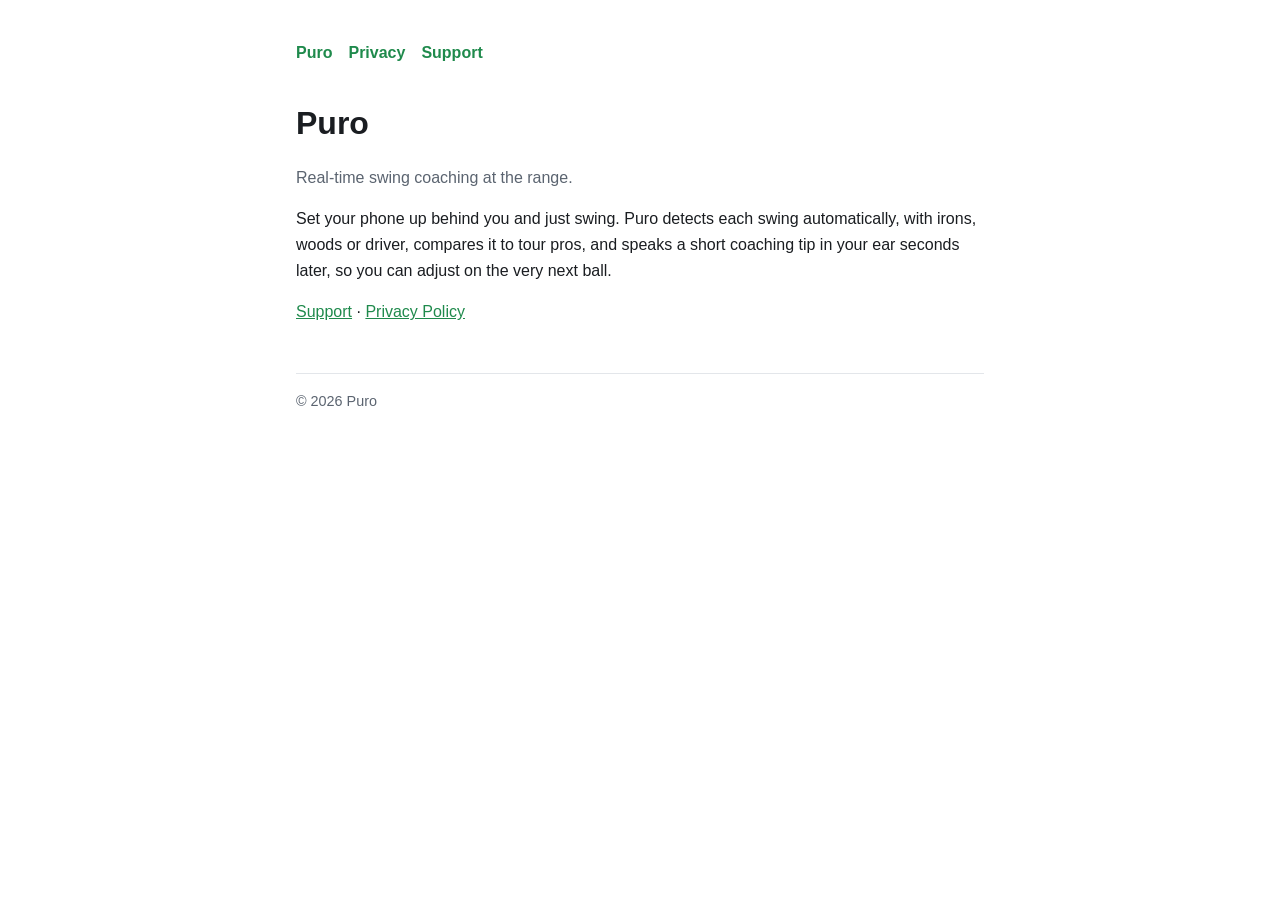
<file: index.html>
<!doctype html><html lang="en"><head><meta charset="utf-8"><meta name="viewport" content="width=device-width,initial-scale=1">
<title>Puro Golf Coach</title><link rel="stylesheet" href="style.css"></head><body><main>
<nav><a href="index.html">Puro</a><a href="privacy.html">Privacy</a><a href="support.html">Support</a></nav>
<h1>Puro</h1>
<p class="muted">Real-time swing coaching at the range.</p>
<p>Set your phone up behind you and just swing. Puro detects each swing automatically, with irons, woods or driver, compares it to tour pros, and speaks a short coaching tip in your ear seconds later, so you can adjust on the very next ball.</p>
<p><a href="support.html">Support</a> · <a href="privacy.html">Privacy Policy</a></p>
<footer>© 2026 Puro</footer>
</main></body></html>
</file>
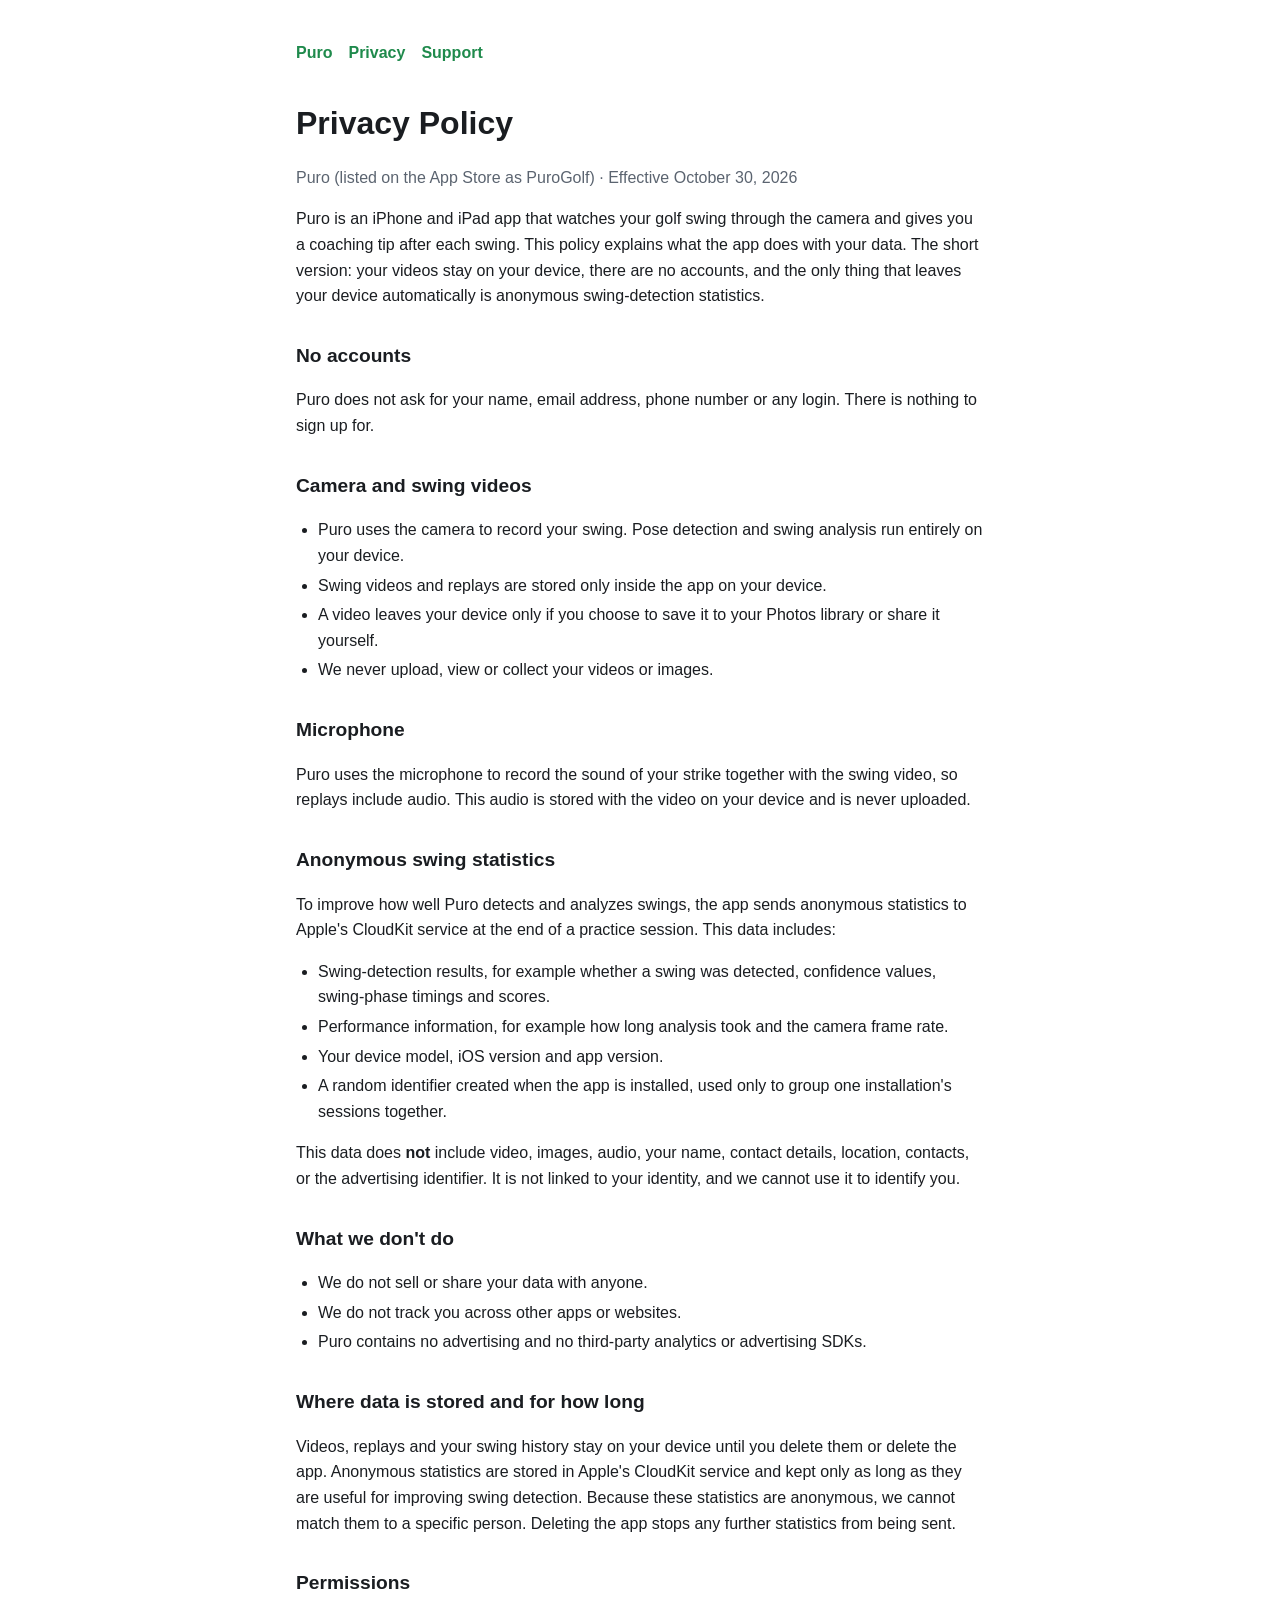
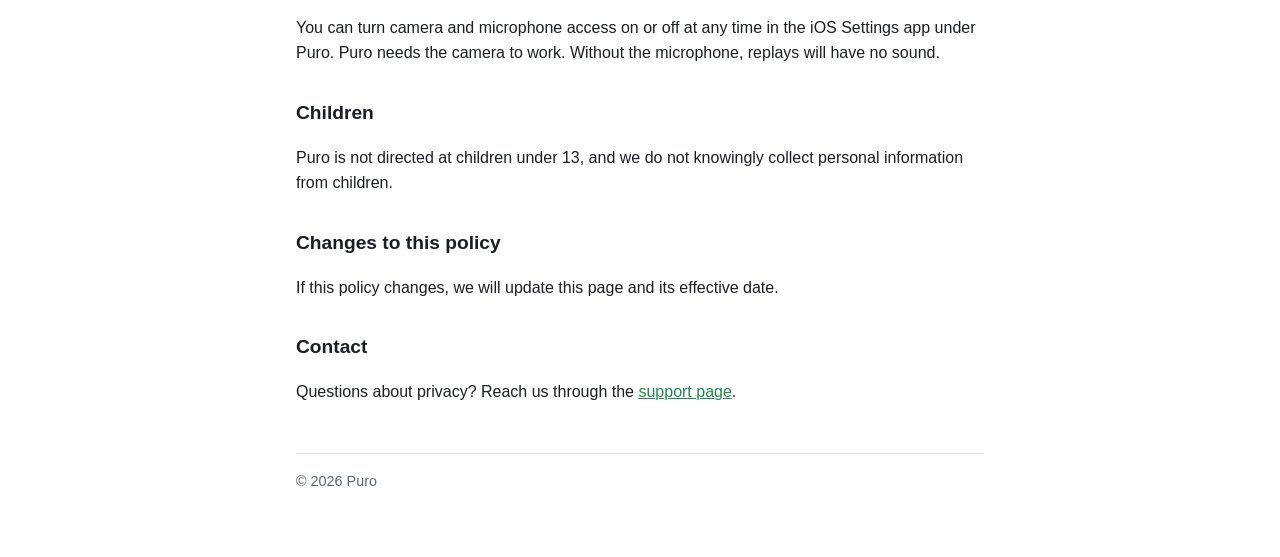
<file: privacy.html>
<!doctype html><html lang="en"><head><meta charset="utf-8"><meta name="viewport" content="width=device-width,initial-scale=1">
<title>Puro Privacy Policy</title><link rel="stylesheet" href="style.css"></head><body><main>
<nav><a href="index.html">Puro</a><a href="privacy.html">Privacy</a><a href="support.html">Support</a></nav>
<h1>Privacy Policy</h1>
<p class="muted">Puro (listed on the App Store as PuroGolf) · Effective October 30, 2026</p>

<p>Puro is an iPhone and iPad app that watches your golf swing through the camera and gives you a coaching tip after each swing. This policy explains what the app does with your data. The short version: your videos stay on your device, there are no accounts, and the only thing that leaves your device automatically is anonymous swing-detection statistics.</p>

<h2>No accounts</h2>
<p>Puro does not ask for your name, email address, phone number or any login. There is nothing to sign up for.</p>

<h2>Camera and swing videos</h2>
<ul>
<li>Puro uses the camera to record your swing. Pose detection and swing analysis run entirely on your device.</li>
<li>Swing videos and replays are stored only inside the app on your device.</li>
<li>A video leaves your device only if you choose to save it to your Photos library or share it yourself.</li>
<li>We never upload, view or collect your videos or images.</li>
</ul>

<h2>Microphone</h2>
<p>Puro uses the microphone to record the sound of your strike together with the swing video, so replays include audio. This audio is stored with the video on your device and is never uploaded.</p>

<h2>Anonymous swing statistics</h2>
<p>To improve how well Puro detects and analyzes swings, the app sends anonymous statistics to Apple's CloudKit service at the end of a practice session. This data includes:</p>
<ul>
<li>Swing-detection results, for example whether a swing was detected, confidence values, swing-phase timings and scores.</li>
<li>Performance information, for example how long analysis took and the camera frame rate.</li>
<li>Your device model, iOS version and app version.</li>
<li>A random identifier created when the app is installed, used only to group one installation's sessions together.</li>
</ul>
<p>This data does <strong>not</strong> include video, images, audio, your name, contact details, location, contacts, or the advertising identifier. It is not linked to your identity, and we cannot use it to identify you.</p>

<h2>What we don't do</h2>
<ul>
<li>We do not sell or share your data with anyone.</li>
<li>We do not track you across other apps or websites.</li>
<li>Puro contains no advertising and no third-party analytics or advertising SDKs.</li>
</ul>

<h2>Where data is stored and for how long</h2>
<p>Videos, replays and your swing history stay on your device until you delete them or delete the app. Anonymous statistics are stored in Apple's CloudKit service and kept only as long as they are useful for improving swing detection. Because these statistics are anonymous, we cannot match them to a specific person. Deleting the app stops any further statistics from being sent.</p>

<h2>Permissions</h2>
<p>You can turn camera and microphone access on or off at any time in the iOS Settings app under Puro. Puro needs the camera to work. Without the microphone, replays will have no sound.</p>

<h2>Children</h2>
<p>Puro is not directed at children under 13, and we do not knowingly collect personal information from children.</p>

<h2>Changes to this policy</h2>
<p>If this policy changes, we will update this page and its effective date.</p>

<h2>Contact</h2>
<p>Questions about privacy? Reach us through the <a href="support.html">support page</a>.</p>

<footer>© 2026 Puro</footer>
</main></body></html>
</file>
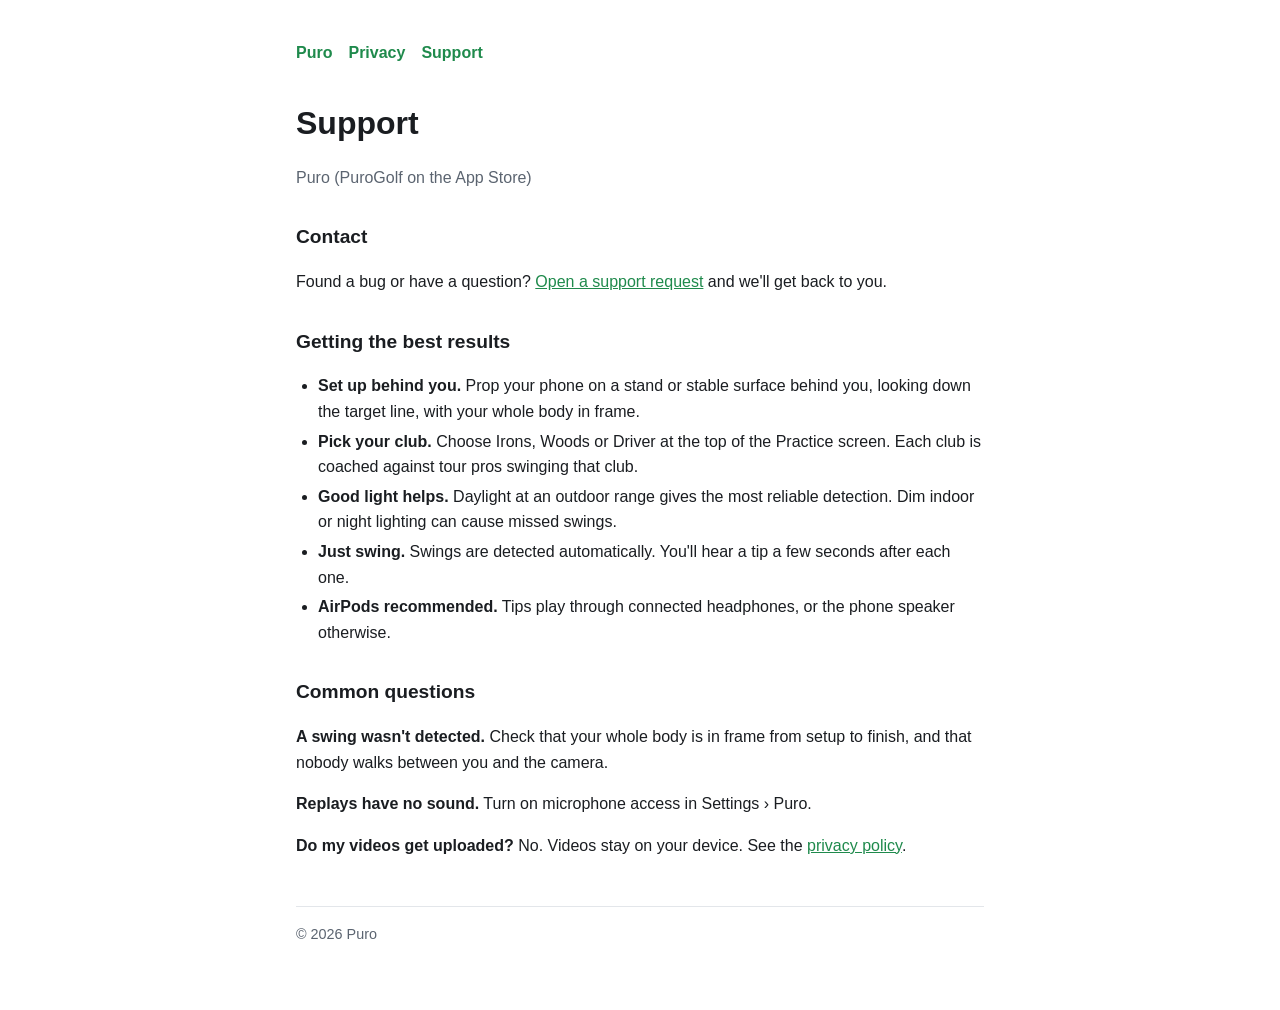
<file: support.html>
<!doctype html><html lang="en"><head><meta charset="utf-8"><meta name="viewport" content="width=device-width,initial-scale=1">
<title>Puro Support</title><link rel="stylesheet" href="style.css"></head><body><main>
<nav><a href="index.html">Puro</a><a href="privacy.html">Privacy</a><a href="support.html">Support</a></nav>
<h1>Support</h1>
<p class="muted">Puro (PuroGolf on the App Store)</p>

<h2>Contact</h2>
<p>Found a bug or have a question? <a href="https://github.com/alfredmchen/purogolf-site/issues/new">Open a support request</a> and we'll get back to you.</p>

<h2>Getting the best results</h2>
<ul>
<li><strong>Set up behind you.</strong> Prop your phone on a stand or stable surface behind you, looking down the target line, with your whole body in frame.</li>
<li><strong>Pick your club.</strong> Choose Irons, Woods or Driver at the top of the Practice screen. Each club is coached against tour pros swinging that club.</li>
<li><strong>Good light helps.</strong> Daylight at an outdoor range gives the most reliable detection. Dim indoor or night lighting can cause missed swings.</li>
<li><strong>Just swing.</strong> Swings are detected automatically. You'll hear a tip a few seconds after each one.</li>
<li><strong>AirPods recommended.</strong> Tips play through connected headphones, or the phone speaker otherwise.</li>
</ul>

<h2>Common questions</h2>
<p><strong>A swing wasn't detected.</strong> Check that your whole body is in frame from setup to finish, and that nobody walks between you and the camera.</p>
<p><strong>Replays have no sound.</strong> Turn on microphone access in Settings › Puro.</p>
<p><strong>Do my videos get uploaded?</strong> No. Videos stay on your device. See the <a href="privacy.html">privacy policy</a>.</p>

<footer>© 2026 Puro</footer>
</main></body></html>
</file>
<file: style.css>
:root{--bg:#fff;--fg:#1a1d21;--muted:#5b6470;--accent:#1f8a4c;--line:#e3e6ea}
@media (prefers-color-scheme:dark){:root{--bg:#0e1013;--fg:#e8eaed;--muted:#9aa3ad;--accent:#4cc27e;--line:#262a30}}
*{box-sizing:border-box}body{margin:0;background:var(--bg);color:var(--fg);font:16px/1.6 -apple-system,BlinkMacSystemFont,"Segoe UI",Roboto,Helvetica,Arial,sans-serif}
main{max-width:720px;margin:0 auto;padding:40px 16px 64px}h1{font-size:2rem;margin:0 0 4px}h2{font-size:1.2rem;margin:32px 0 8px}
.muted{color:var(--muted)}a{color:var(--accent)}ul{padding-left:22px}li{margin:4px 0}
nav{display:flex;gap:16px;margin-bottom:32px;font-weight:600}nav a{text-decoration:none}
footer{margin-top:48px;padding-top:16px;border-top:1px solid var(--line);color:var(--muted);font-size:.9rem}
</file>
